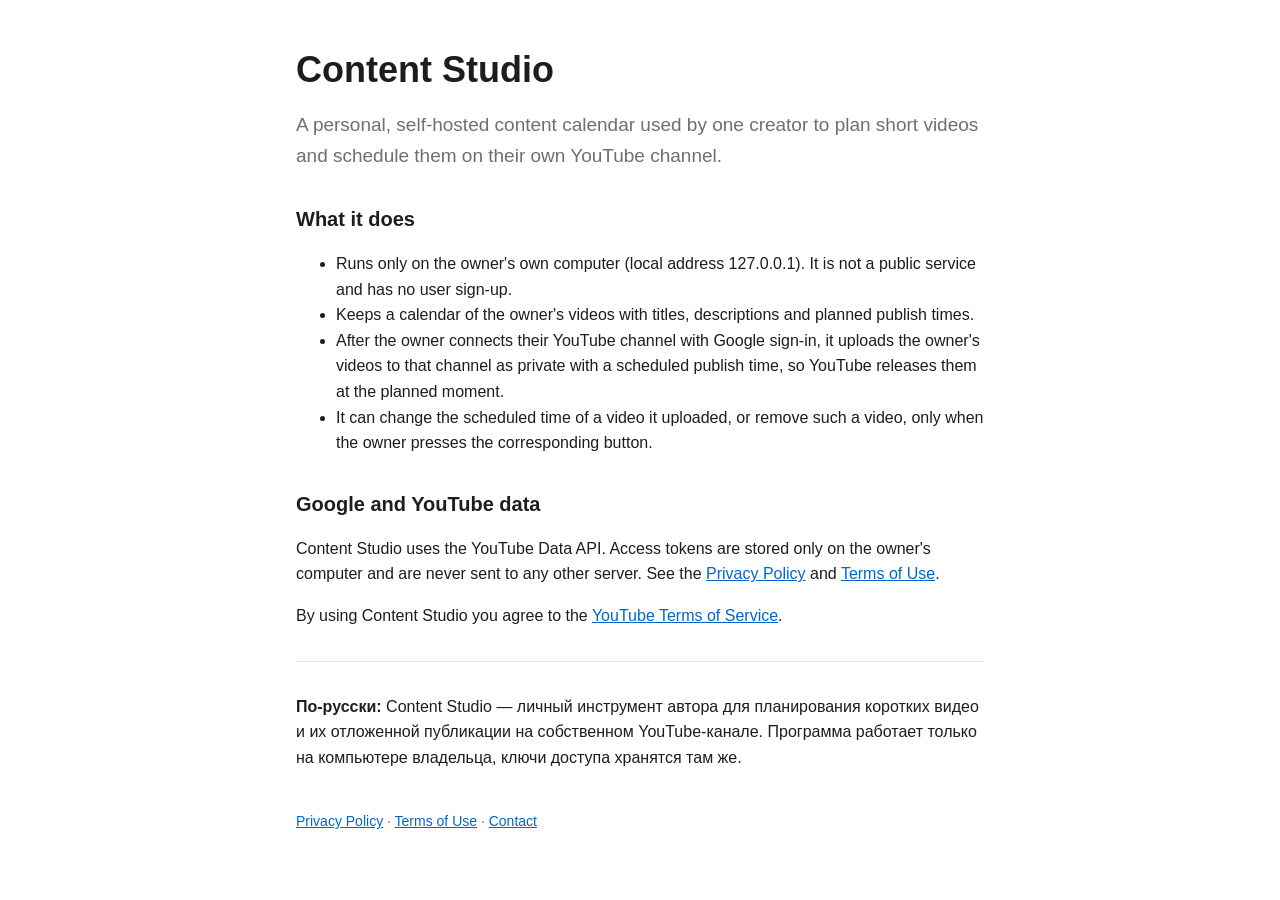
<file: index.html>
<!doctype html>
<html lang="en">
<head>
<meta charset="utf-8">
<meta name="viewport" content="width=device-width, initial-scale=1">
<title>Content Studio</title>
<meta name="description" content="Content Studio is a personal desktop tool for planning and scheduling short videos on the author's own YouTube channel.">
<link rel="stylesheet" href="style.css">
</head>
<body>
<main>
  <h1>Content Studio</h1>
  <p class="lead">A personal, self-hosted content calendar used by one creator to plan short videos and schedule them on their own YouTube channel.</p>

  <h2>What it does</h2>
  <ul>
    <li>Runs only on the owner's own computer (local address 127.0.0.1). It is not a public service and has no user sign-up.</li>
    <li>Keeps a calendar of the owner's videos with titles, descriptions and planned publish times.</li>
    <li>After the owner connects their YouTube channel with Google sign-in, it uploads the owner's videos to that channel as private with a scheduled publish time, so YouTube releases them at the planned moment.</li>
    <li>It can change the scheduled time of a video it uploaded, or remove such a video, only when the owner presses the corresponding button.</li>
  </ul>

  <h2>Google and YouTube data</h2>
  <p>Content Studio uses the YouTube Data API. Access tokens are stored only on the owner's computer and are never sent to any other server. See the <a href="privacy.html">Privacy Policy</a> and <a href="terms.html">Terms of Use</a>.</p>
  <p>By using Content Studio you agree to the <a href="https://www.youtube.com/t/terms">YouTube Terms of Service</a>.</p>

  <hr>
  <p lang="ru"><strong>По-русски:</strong> Content Studio — личный инструмент автора для планирования коротких видео и их отложенной публикации на собственном YouTube-канале. Программа работает только на компьютере владельца, ключи доступа хранятся там же.</p>
</main>
<footer><a href="privacy.html">Privacy Policy</a> · <a href="terms.html">Terms of Use</a> · <a href="https://github.com/almazcod">Contact</a></footer>
</body>
</html>
</file>
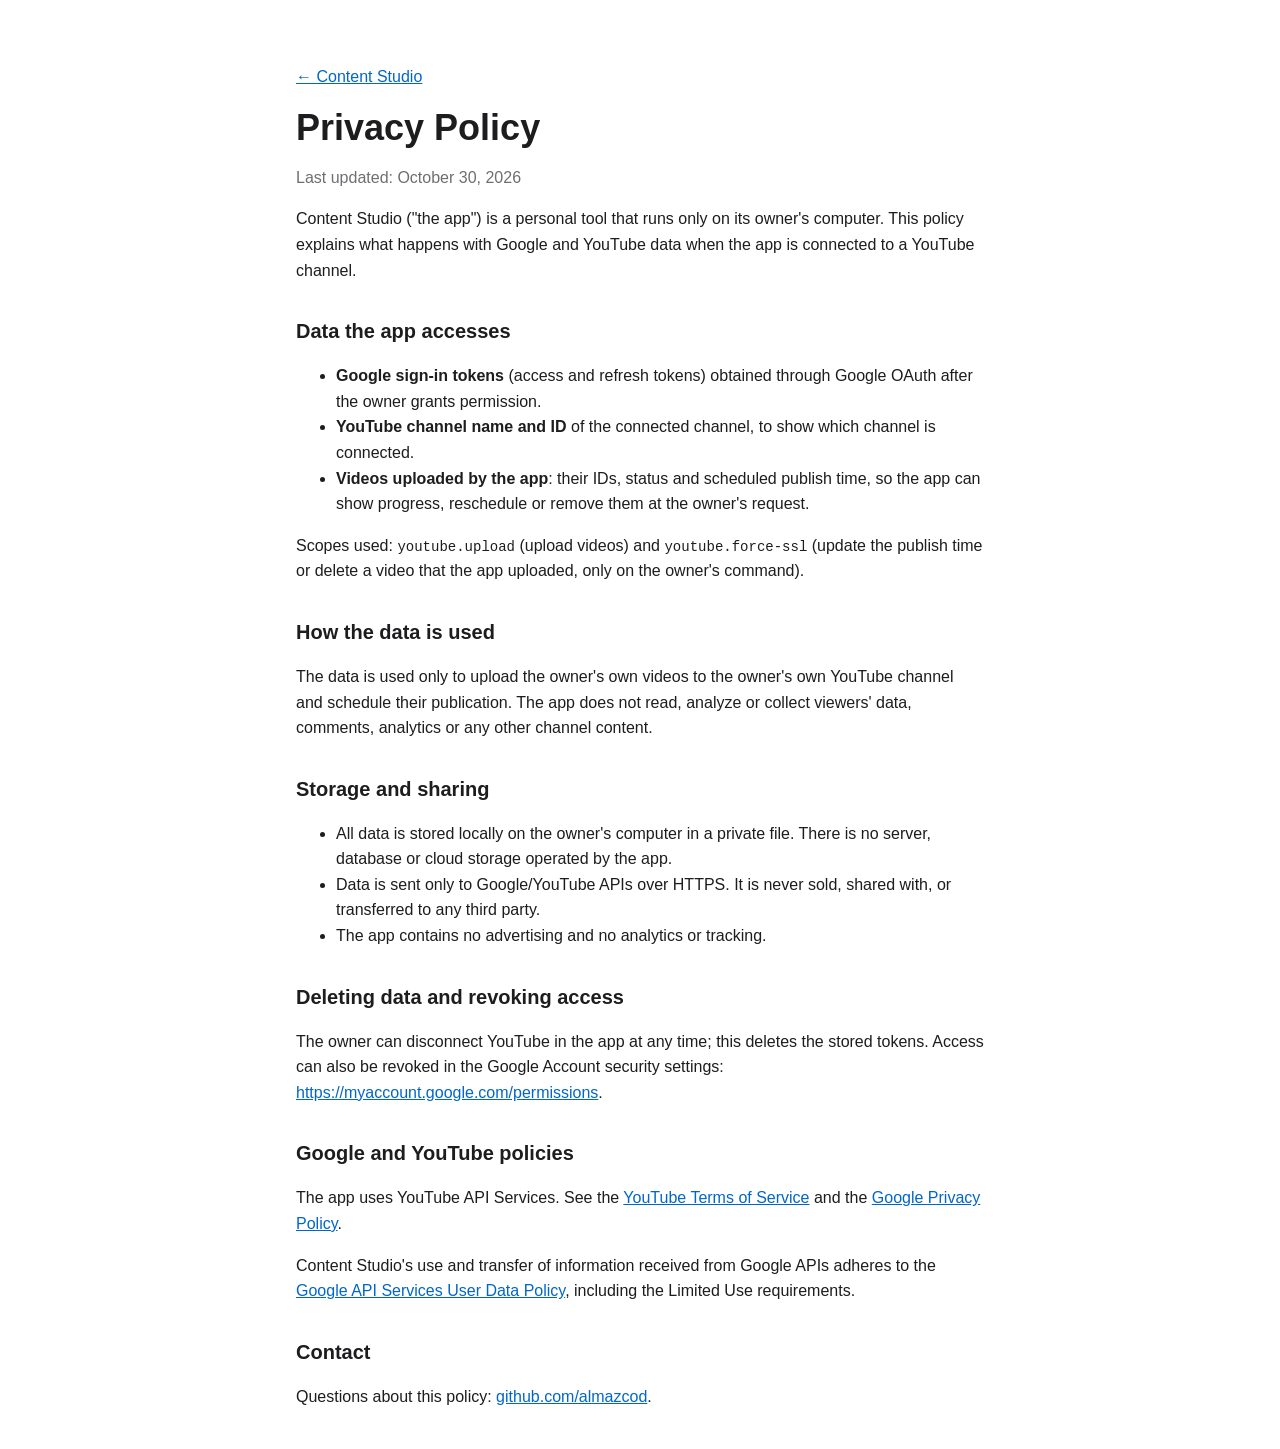
<file: privacy.html>
<!doctype html>
<html lang="en">
<head>
<meta charset="utf-8">
<meta name="viewport" content="width=device-width, initial-scale=1">
<title>Privacy Policy</title>
<link rel="stylesheet" href="style.css">
</head>
<body>
<main>
  <p><a href="index.html">← Content Studio</a></p>
  <h1>Privacy Policy</h1>
  <p class="muted">Last updated: October 30, 2026</p>

  <p>Content Studio ("the app") is a personal tool that runs only on its owner's computer. This policy explains what happens with Google and YouTube data when the app is connected to a YouTube channel.</p>

  <h2>Data the app accesses</h2>
  <ul>
    <li><strong>Google sign-in tokens</strong> (access and refresh tokens) obtained through Google OAuth after the owner grants permission.</li>
    <li><strong>YouTube channel name and ID</strong> of the connected channel, to show which channel is connected.</li>
    <li><strong>Videos uploaded by the app</strong>: their IDs, status and scheduled publish time, so the app can show progress, reschedule or remove them at the owner's request.</li>
  </ul>
  <p>Scopes used: <code>youtube.upload</code> (upload videos) and <code>youtube.force-ssl</code> (update the publish time or delete a video that the app uploaded, only on the owner's command).</p>

  <h2>How the data is used</h2>
  <p>The data is used only to upload the owner's own videos to the owner's own YouTube channel and schedule their publication. The app does not read, analyze or collect viewers' data, comments, analytics or any other channel content.</p>

  <h2>Storage and sharing</h2>
  <ul>
    <li>All data is stored locally on the owner's computer in a private file. There is no server, database or cloud storage operated by the app.</li>
    <li>Data is sent only to Google/YouTube APIs over HTTPS. It is never sold, shared with, or transferred to any third party.</li>
    <li>The app contains no advertising and no analytics or tracking.</li>
  </ul>

  <h2>Deleting data and revoking access</h2>
  <p>The owner can disconnect YouTube in the app at any time; this deletes the stored tokens. Access can also be revoked in the Google Account security settings: <a href="https://myaccount.google.com/permissions">https://myaccount.google.com/permissions</a>.</p>

  <h2>Google and YouTube policies</h2>
  <p>The app uses YouTube API Services. See the <a href="https://www.youtube.com/t/terms">YouTube Terms of Service</a> and the <a href="https://policies.google.com/privacy">Google Privacy Policy</a>.</p>
  <p>Content Studio's use and transfer of information received from Google APIs adheres to the <a href="https://developers.google.com/terms/api-services-user-data-policy">Google API Services User Data Policy</a>, including the Limited Use requirements.</p>

  <h2>Contact</h2>
  <p>Questions about this policy: <a href="https://github.com/almazcod">github.com/almazcod</a>.</p>
</main>
</body>
</html>
</file>
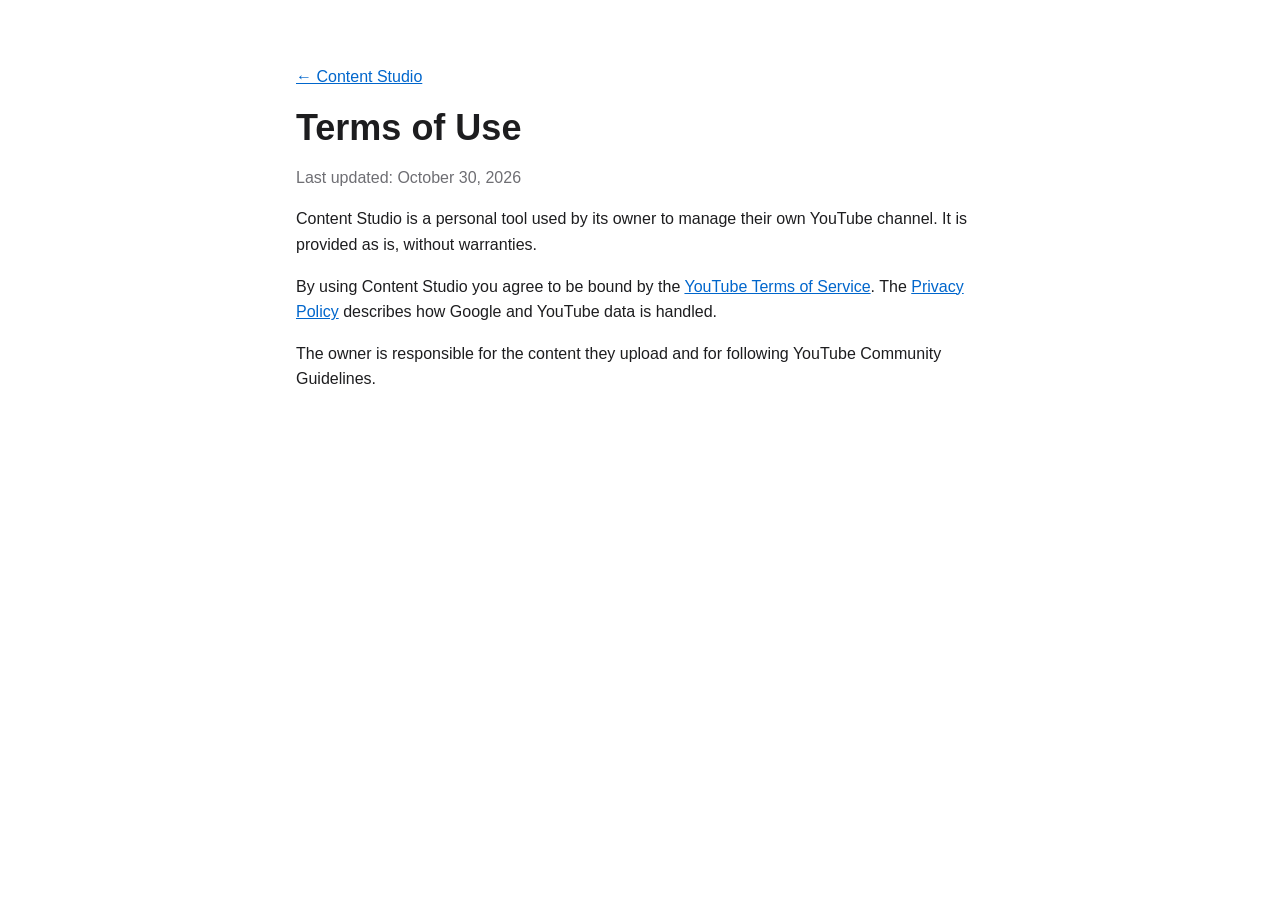
<file: terms.html>
<!doctype html>
<html lang="en">
<head>
<meta charset="utf-8">
<meta name="viewport" content="width=device-width, initial-scale=1">
<title>Terms of Use</title>
<link rel="stylesheet" href="style.css">
</head>
<body>
<main>
  <p><a href="index.html">← Content Studio</a></p>
  <h1>Terms of Use</h1>
  <p class="muted">Last updated: October 30, 2026</p>
  <p>Content Studio is a personal tool used by its owner to manage their own YouTube channel. It is provided as is, without warranties.</p>
  <p>By using Content Studio you agree to be bound by the <a href="https://www.youtube.com/t/terms">YouTube Terms of Service</a>. The <a href="privacy.html">Privacy Policy</a> describes how Google and YouTube data is handled.</p>
  <p>The owner is responsible for the content they upload and for following YouTube Community Guidelines.</p>
</main>
</body>
</html>
</file>
<file: style.css>
:root { --bg: #fff; --text: #1d1d1f; --muted: #6e6e73; --line: #e5e5ea; --link: #0066cc; }
@media (prefers-color-scheme: dark) { :root { --bg: #111; --text: #f5f5f7; --muted: #a1a1a6; --line: #2c2c2e; --link: #6cb4ff; } }
* { box-sizing: border-box; }
body { margin: 0; background: var(--bg); color: var(--text); font: 16px/1.6 -apple-system, "Segoe UI", Roboto, sans-serif; }
main, footer { max-width: 720px; margin: 0 auto; padding: 48px 16px 24px; }
footer { padding-top: 0; color: var(--muted); font-size: 14px; }
h1 { font-size: 36px; line-height: 1.2; margin: 0 0 12px; }
h2 { font-size: 20px; margin: 32px 0 8px; }
.lead { font-size: 19px; color: var(--muted); }
.muted { color: var(--muted); }
a { color: var(--link); }
hr { border: 0; border-top: 1px solid var(--line); margin: 32px 0; }
code { font-size: 14px; }
</file>
